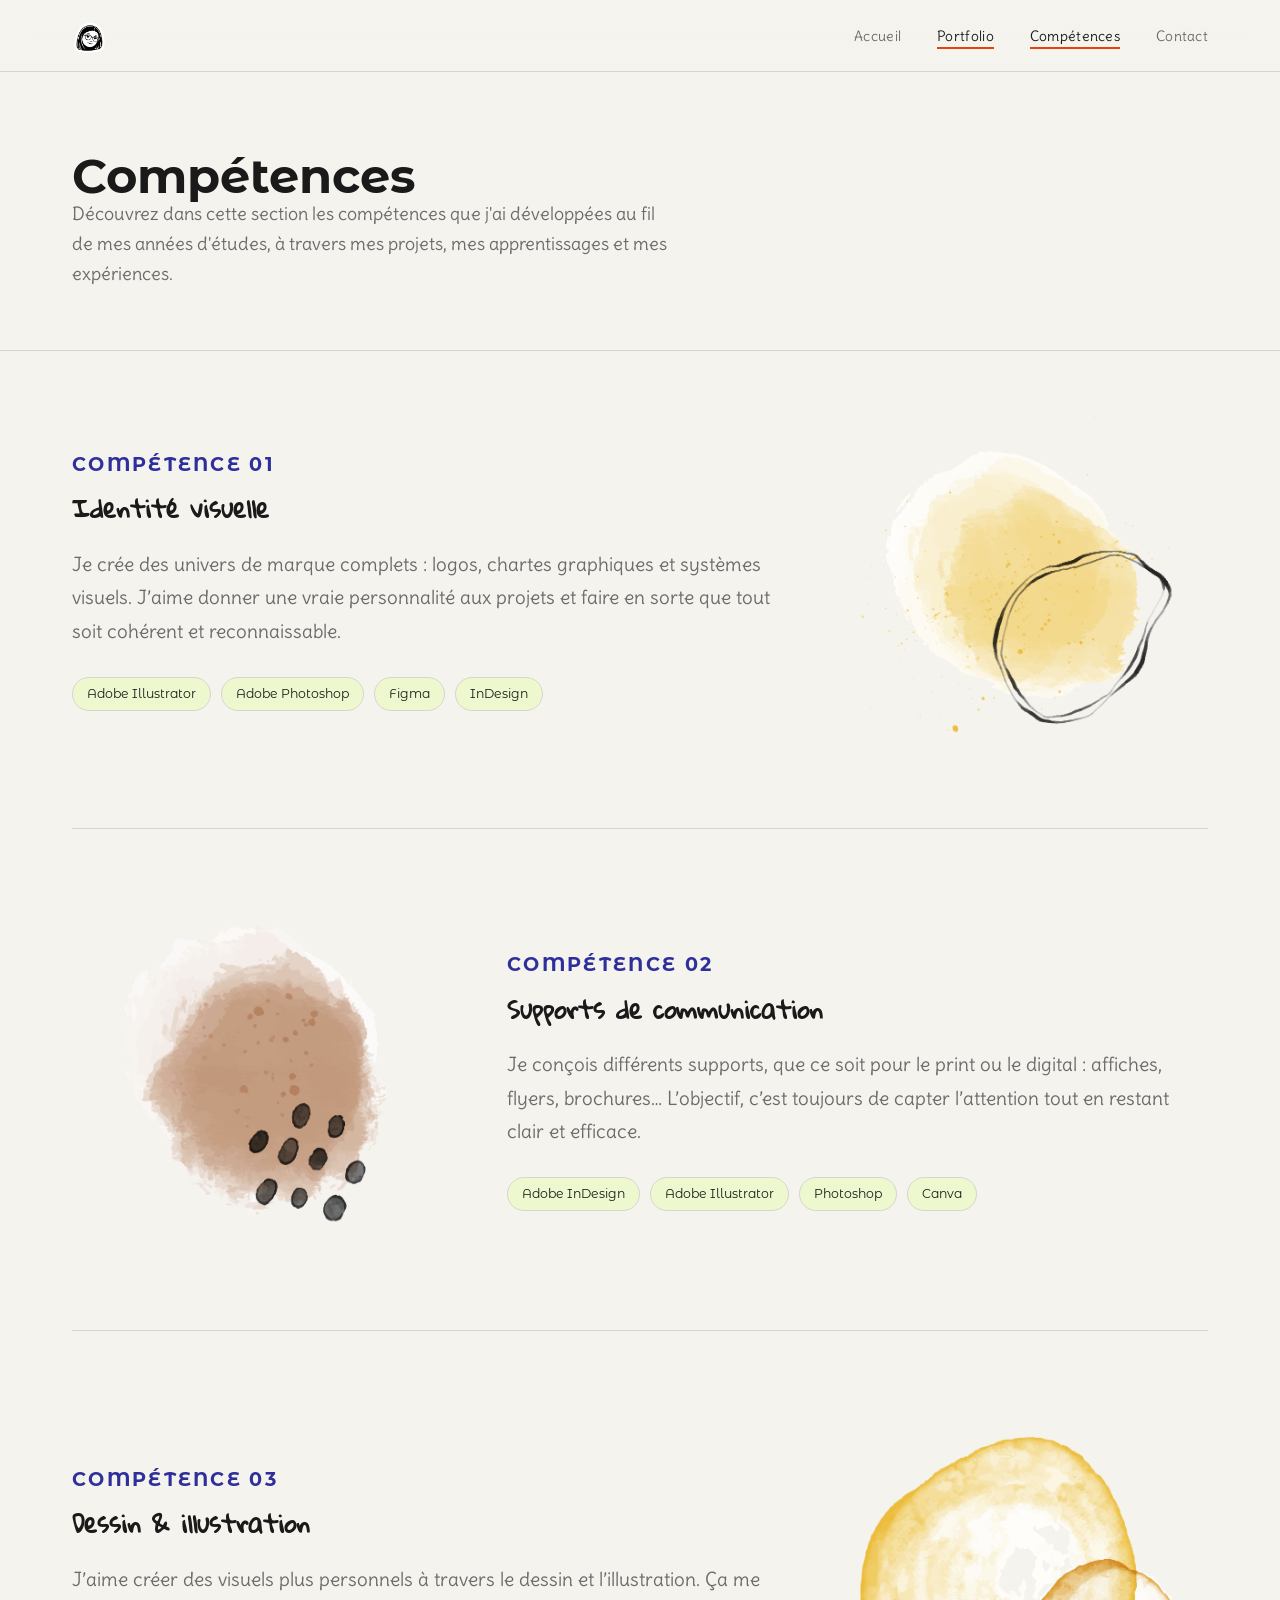
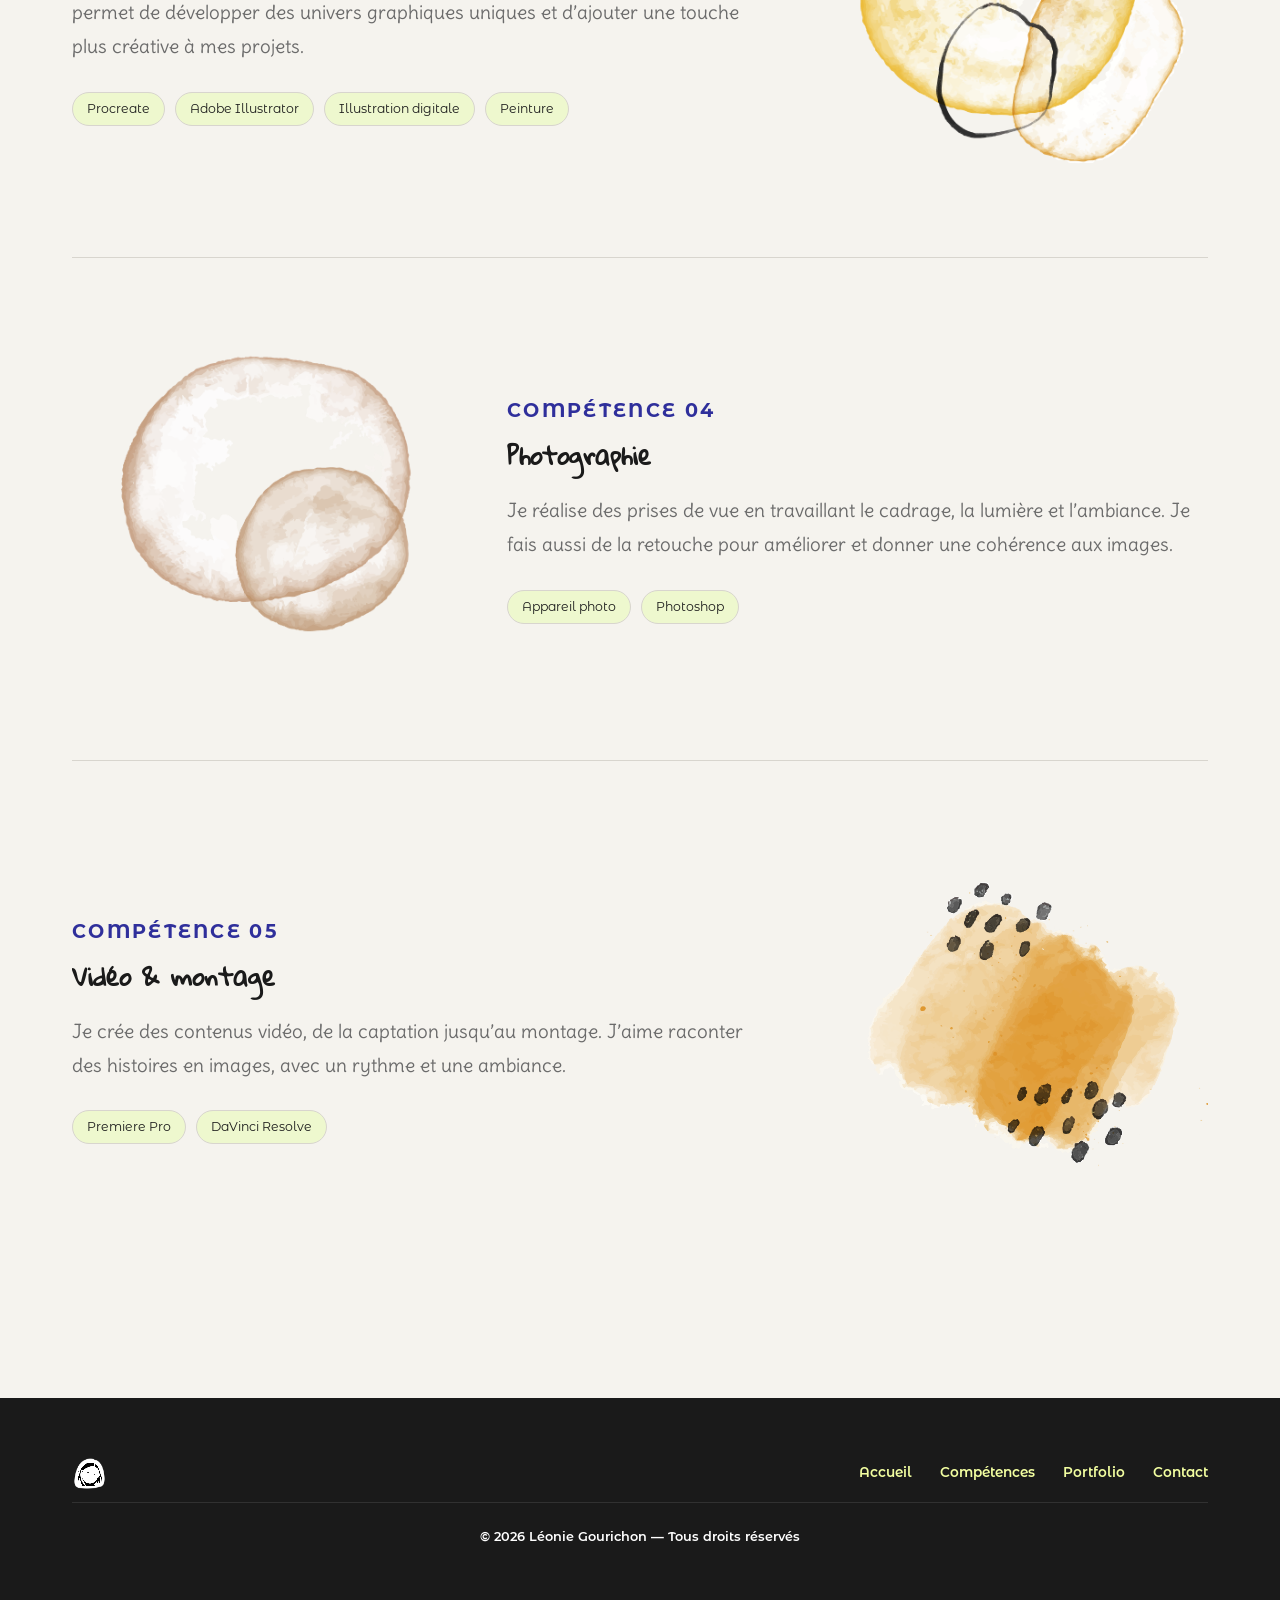
<file: pages/competences.html>
<!DOCTYPE html>
<html lang="fr">
<head>
  <meta charset="UTF-8" />
  <meta name="viewport" content="width=device-width, initial-scale=1.0" />
  <title>Portfolio — Léonie</title>
  <meta name="description" content="Découvrez les projets de design graphique de Léonie Gourichon : affiches, photographies, vidéos, identités visuelles." />
  <link rel="stylesheet" href="../css/style.css" />
  <link rel="stylesheet" href="../css/pages.css" />
  <link rel="preconnect" href="https://fonts.googleapis.com">
<link rel="preconnect" href="https://fonts.gstatic.com" crossorigin>
<link href="https://fonts.googleapis.com/css2?family=Delius&family=Gloria+Hallelujah&family=Montserrat+Alternates:ital,wght@0,100;0,200;0,300;0,400;0,500;0,600;0,700;0,800;0,900;1,100;1,200;1,300;1,400;1,500;1,600;1,700;1,800;1,900&display=swap" rel="stylesheet">
</head>
<body>

  <!-- ===== NAVBAR ===== -->
  <nav class="navbar">
    <div class="container">
      <a href="../index.html" class="nav-logo">
        <img src="../assets/logo-01.png" alt="Léonie Gourichon logo" />
      </a>
      <ul class="nav-links">
        <li><a href="../index.html">Accueil</a></li>
        <li><a href="portfolio.html" class="active">Portfolio</a></li>
        <li><a href="competences.html">Compétences</a></li>
        <li><a href="contact.html">Contact</a></li>
      </ul>
      <button class="nav-burger" aria-label="Menu">
        <span></span><span></span><span></span>
      </button>
    </div>
  </nav>

  <!-- ===== PAGE HEADER ===== -->
  <header class="page-header">
    <div class="container">
      <h1>Compétences</h1>
      <p>Découvrez dans cette section les compétences que j'ai développées au fil de mes années d'études, à travers mes projets, mes apprentissages et mes expériences.</p>
    </div>
  </header>

  <!-- ===== COMPÉTENCES ===== -->
  <section class="competences-section">
    <div class="container">

      <!-- 1. Identité visuelle -->
      <div class="competence-block reveal">
        <div class="competence-content">
          <p class="section-label">Compétence 01</p>
          <h2>Identité visuelle</h2>
          <p>
            Je crée des univers de marque complets : logos, chartes graphiques et systèmes visuels. 
            J’aime donner une vraie personnalité aux projets et faire en sorte que tout soit cohérent et reconnaissable.
          </p>
          <div class="tools-list">
            <span class="tool-tag">Adobe Illustrator</span>
            <span class="tool-tag">Adobe Photoshop</span>
            <span class="tool-tag">Figma</span>
            <span class="tool-tag">InDesign</span>
          </div>
        </div>
        <div class="competence-img">
          <img
            src="./../assets/tache-02.png"
            alt="Identité visuelle"
          />
        </div>
      </div>

      <!-- 2. Supports de communication -->
      <div class="competence-block reverse reveal">
        <div class="competence-content">
          <p class="section-label">Compétence 02</p>
          <h2>Supports de communication</h2>
          <p>
            Je conçois différents supports, que ce soit pour le print ou le digital : affiches, flyers, brochures… 
            L’objectif, c’est toujours de capter l’attention tout en restant clair et efficace.
          </p>
          <div class="tools-list">
            <span class="tool-tag">Adobe InDesign</span>
            <span class="tool-tag">Adobe Illustrator</span>
            <span class="tool-tag">Photoshop</span>
            <span class="tool-tag">Canva</span>
          </div>
        </div>
        <div class="competence-img">
          <img
            src="./../assets/tache_Logo.png"
            alt="Supports de communication"
          />
        </div>
      </div>

      <!-- 3. UI/UX Design -->
      <div class="competence-block reveal">
        <div class="competence-content">
          <p class="section-label">Compétence 03</p>
          <h2>Dessin & illustration</h2>
          <p>
            J’aime créer des visuels plus personnels à travers le dessin et l’illustration. 
            Ça me permet de développer des univers graphiques uniques et d’ajouter une touche plus créative à mes projets.
          </p>
          <div class="tools-list">
            <span class="tool-tag">Procreate</span>
            <span class="tool-tag">Adobe Illustrator</span>
            <span class="tool-tag">Illustration digitale</span>
            <span class="tool-tag">Peinture</span>
          </div>
        </div>
        <div class="competence-img">
          <img
            src="./../assets/tache-03.png"
            alt="UI / UX Design"
          />
        </div>
      </div>

      <!-- 4. Motion design -->
      <div class="competence-block reverse reveal">
        <div class="competence-content">
          <p class="section-label">Compétence 04</p>
          <h2>Photographie</h2>
          <p>
            Je réalise des prises de vue en travaillant le cadrage, la lumière et l’ambiance. 
            Je fais aussi de la retouche pour améliorer et donner une cohérence aux images.
          </p>
          <div class="tools-list">
            <span class="tool-tag">Appareil photo</span>
            <span class="tool-tag">Photoshop</span>
          </div>
        </div>
        <div class="competence-img">
          <img
            src="./../assets/tache_Logo copie.png"
            alt="Motion design"
          />
        </div>
      </div>

          <!-- 3. UI/UX Design -->
      <div class="competence-block reveal">
        <div class="competence-content">
          <p class="section-label">Compétence 05</p>
          <h2>Vidéo & montage</h2>
          <p>
            Je crée des contenus vidéo, de la captation jusqu’au montage. 
            J’aime raconter des histoires en images, avec un rythme et une ambiance.
          </p>
          <div class="tools-list">
            <span class="tool-tag">Premiere Pro</span>
            <span class="tool-tag">DaVinci Resolve</span>

          </div>
        </div>
        <div class="competence-img">
          <img
            src="./../assets/tache-04.png"
            alt="UI / UX Design"
          />
        </div>
      </div>

    </div>
  </section>



  <!-- ===== FOOTER ===== -->
  <footer class="footer">
    <div class="container">
      <div class="footer-inner">
        <a href="./../index.html" class="footer-logo">
          <img src="./../assets/logo-01.png" alt="Logo Léonie Gourichon" />
        </a>
        <nav class="footer-links">
          <a href="./../index.html">Accueil</a>
          <a href="./pages/competences.html">Compétences</a>
          <a href="./pages/portfolio.html">Portfolio</a>
          <a href="./pages/contact.html">Contact</a>
        </nav>
      </div>
      <p class="footer-copy">© 2026 Léonie Gourichon — Tous droits réservés</p>
    </div>
  </footer>

  <script src="./../js/main.js"></script>
</body>
</html>
</file>
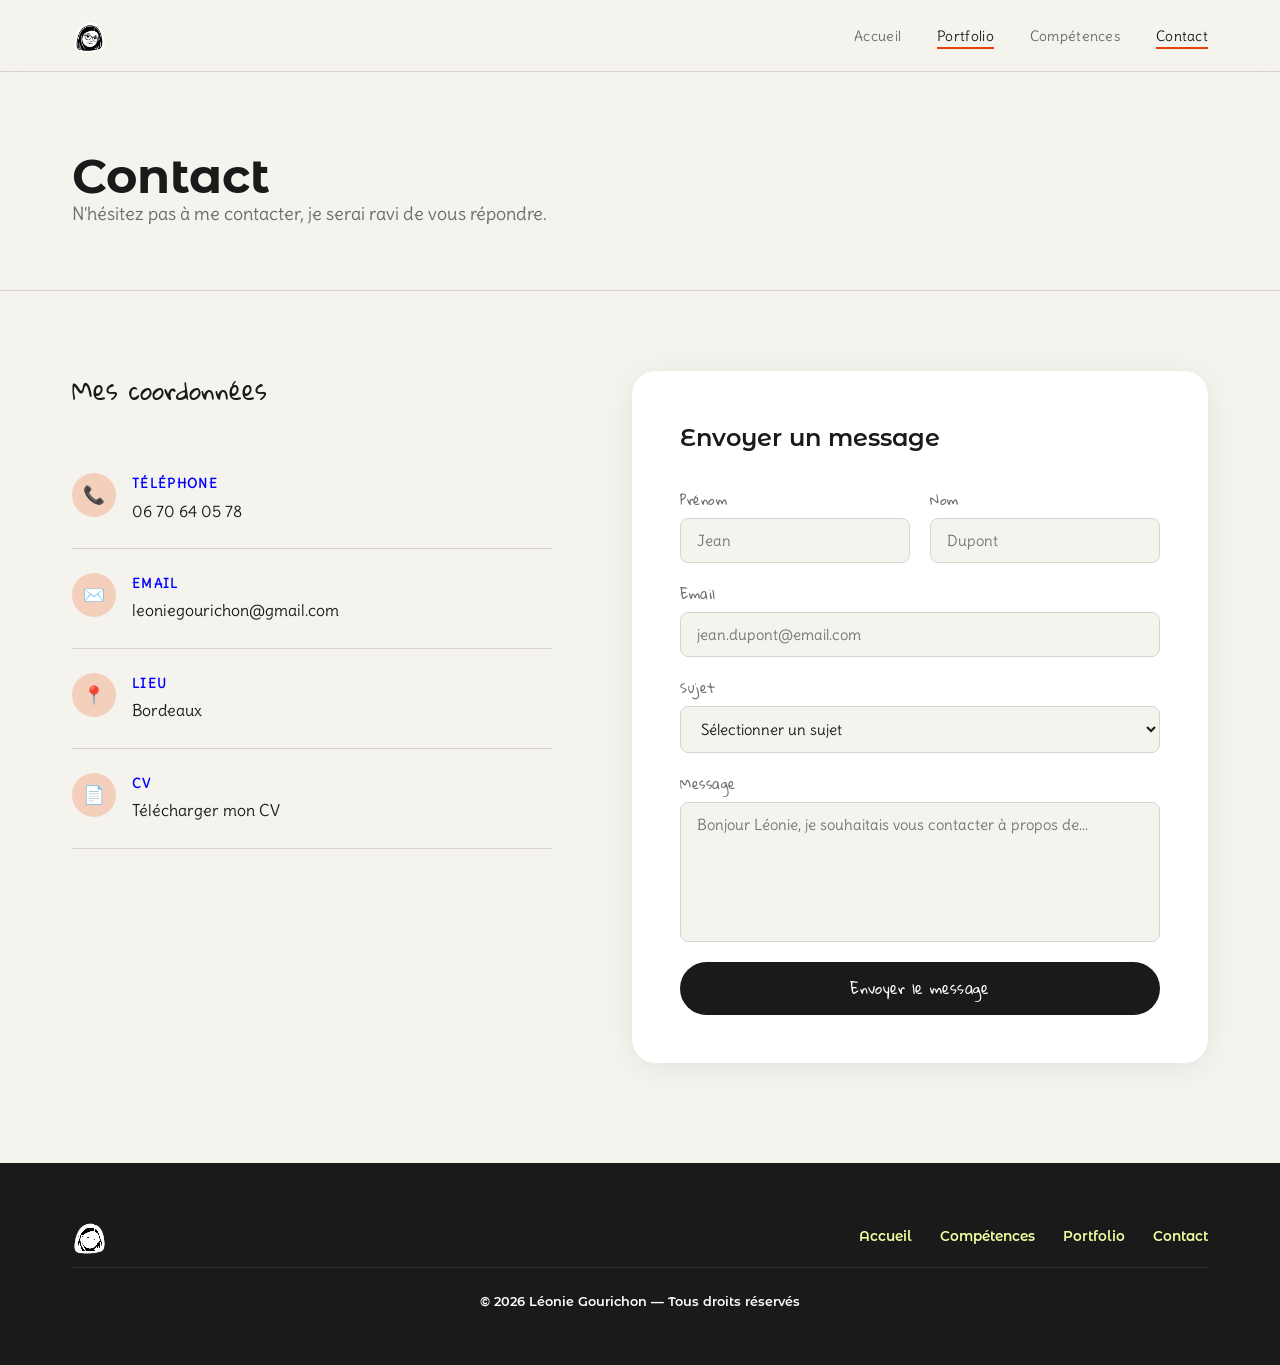
<file: pages/contact.html>
<!DOCTYPE html>
<html lang="fr">
<head>
  <meta charset="UTF-8" />
  <meta name="viewport" content="width=device-width, initial-scale=1.0" />
  <title>Portfolio — Léonie</title>
  <meta name="description" content="Découvrez les projets de design graphique de Léonie Gourichon : affiches, photographies, vidéos, identités visuelles." />
  <link rel="stylesheet" href="../css/style.css" />
  <link rel="stylesheet" href="../css/pages.css" />
  <link rel="preconnect" href="https://fonts.googleapis.com">
<link rel="preconnect" href="https://fonts.gstatic.com" crossorigin>
<link href="https://fonts.googleapis.com/css2?family=Delius&family=Gloria+Hallelujah&family=Montserrat+Alternates:ital,wght@0,100;0,200;0,300;0,400;0,500;0,600;0,700;0,800;0,900;1,100;1,200;1,300;1,400;1,500;1,600;1,700;1,800;1,900&display=swap" rel="stylesheet">
</head>
<body>

  <!-- ===== NAVBAR ===== -->
  <nav class="navbar">
    <div class="container">
      <a href="../index.html" class="nav-logo">
        <img src="../assets/logo-01.png" alt="Léonie Gourichon logo" />
      </a>
      <ul class="nav-links">
        <li><a href="../index.html">Accueil</a></li>
        <li><a href="portfolio.html" class="active">Portfolio</a></li>
        <li><a href="competences.html">Compétences</a></li>
        <li><a href="contact.html">Contact</a></li>
      </ul>
      <button class="nav-burger" aria-label="Menu">
        <span></span><span></span><span></span>
      </button>
    </div>
  </nav>

  <!-- ===== PAGE HEADER ===== -->
  <header class="page-header">
    <div class="container">
      <h1>Contact</h1>
      <p>N'hésitez pas à me contacter, je serai ravi de vous répondre.</p>
    </div>
  </header>

  <!-- ===== CONTACT ===== -->
  <section class="contact-page-section">
    <div class="container">
      <div class="contact-page-inner">

        <!-- Infos -->
        <div class="contact-details reveal">
          <h2>Mes coordonnées</h2>

          <div class="contact-detail-item">
            <div class="contact-detail-icon">📞</div>
            <div class="contact-detail-text">
              <h5>Téléphone</h5>
              <a href="tel:0603017155">06 70 64 05 78</a>
            </div>
          </div>

          <div class="contact-detail-item">
            <div class="contact-detail-icon">✉️</div>
            <div class="contact-detail-text">
              <h5>Email</h5>
              <a href="mailto:antoine.authier1608@gmail.com">leoniegourichon@gmail.com</a>
            </div>
          </div>

          <div class="contact-detail-item">
            <div class="contact-detail-icon">📍</div>
            <div class="contact-detail-text">
              <h5>Lieu</h5>
              <p>Bordeaux</p>
            </div>
          </div>

          <div class="contact-detail-item">
            <div class="contact-detail-icon">📄</div>
            <div class="contact-detail-text">
              <h5>CV</h5>
              <a
                href="./../assets/cv-01.jpg"
                target="_blank"
                rel="noopener"
              >
                Télécharger mon CV
              </a>
            </div>
          </div>
        </div>

       <!-- Formulaire -->
<div class="contact-form-wrap reveal">
  <h3>Envoyer un message</h3>

  <form action="https://formspree.io/f/xnjovlwr" method="POST" class="contact-form">

    <div class="form-row">
      <div class="form-group">
        <label for="prenom">Prénom</label>
        <input type="text" id="prenom" name="prenom" placeholder="Jean" required />
      </div>
      <div class="form-group">
        <label for="nom">Nom</label>
        <input type="text" id="nom" name="nom" placeholder="Dupont" required />
      </div>
    </div>

    <div class="form-group">
      <label for="email">Email</label>
      <input type="email" id="email" name="email" placeholder="jean.dupont@email.com" required />
    </div>

    <div class="form-group">
      <label for="sujet">Sujet</label>
      <select id="sujet" name="sujet">
        <option value="">Sélectionner un sujet</option>
        <option value="stage">Proposition d'alternance</option>
        <option value="freelance">Mission freelance</option>
        <option value="autre">Autre</option>
      </select>
    </div>

    <div class="form-group">
      <label for="message">Message</label>
      <textarea id="message" name="message" placeholder="Bonjour Léonie, je souhaitais vous contacter à propos de..." required></textarea>
    </div>

    <!-- option bonus -->
    <input type="hidden" name="_subject" value="Nouveau message depuis ton portfolio">

    <button type="submit" class="btn btn-primary" style="width: 100%; justify-content: center;">
      Envoyer le message
    </button>

  </form>
      </div>  <!-- ferme .contact-form-wrap -->

    </div>  <!-- ferme .contact-page-inner -->
  </div>    <!-- ferme .container -->
</section>  <!-- ferme .contact-page-section -->

  <!-- ===== FOOTER ===== -->
  <footer class="footer">
    <div class="container">
      <div class="footer-inner">
        <a href="./../index.html" class="footer-logo">
          <img src="./../assets/logo-01.png" alt="Logo Léonie Gourichon" />
        </a>
        <nav class="footer-links">
          <a href="./../index.html">Accueil</a>
          <a href="./competences.html">Compétences</a>
          <a href="./portfolio.html">Portfolio</a>
          <a href="./contact.html">Contact</a>
        </nav>
      </div>
      <p class="footer-copy">© 2026 Léonie Gourichon — Tous droits réservés</p>
    </div>
  </footer>

  <script src="./../js/main.js"></script>
</body>
</html>
</file>
<file: css/style.css>
/* --- Variables --- */
:root {
  --color-bg: #f5f3ee;
  --color-bg-alt: #eeece6;
  --color-text: #1a1a1a;
  --color-text-muted: #6b6b6b;
  --color-accent: #e8410a;
  --color-accent-soft: #f4cfbc;
  --color-white: #ffffff;
  --color-border: #d8d5ce;

  --font-heading: 'Syne', sans-serif;
  --font-body: 'DM Sans', sans-serif;

  --radius-sm: 8px;
  --radius-md: 16px;
  --radius-lg: 24px;
  --radius-pill: 999px;

  --shadow-card: 0 4px 32px rgba(0,0,0,0.07);
  --shadow-hover: 0 12px 48px rgba(0,0,0,0.13);

  --nav-height: 72px;
  --max-width: 1200px;
  --section-padding: 100px 0;
}

/* --- Reset --- */
*, *::before, *::after { box-sizing: border-box; margin: 0; padding: 0; }
html { scroll-behavior: smooth; }
body {
font-family: "Delius", cursive;
  font-weight: 400;
  font-style: normal; 
  background-color: var(--color-bg);
  color: var(--color-text);
  line-height: 1.6;
  -webkit-font-smoothing: antialiased;
}
img { max-width: 100%; display: block; }
a { text-decoration: none; color: inherit; }
ul { list-style: none; }

/* --- Container --- */
.container {
    font-family: "Montserrat Alternates", sans-serif;
  font-weight: 500;
  font-style: normal;
  max-width: var(--max-width);
  margin: 0 auto;
  padding: 0 32px;
}

/* =============================================
   NAVBAR
   ============================================= */
.navbar {
  position: fixed;
  top: 0; left: 0; right: 0;
  height: var(--nav-height);
  background: rgba(245, 243, 238, 0.92);
  backdrop-filter: blur(12px);
  -webkit-backdrop-filter: blur(12px);
  border-bottom: 1px solid var(--color-border);
  z-index: 100;
  display: flex;
  align-items: center;
}
.navbar .container {
  display: flex;
  align-items: center;
  justify-content: space-between;
  width: 100%;
}
.nav-logo img {
  height: 44px;
  width: auto;
}
.nav-links {
  display: flex;
  gap: 36px;
  align-items: center;
}
.nav-links a {
  font-size: 0.9rem;
  font-family: "Delius", cursive;
  font-weight: 400;
  font-style: normal;  letter-spacing: 0.02em;
  color: var(--color-text-muted);
  transition: color 0.2s;
  position: relative;
}
.nav-links a::after {
  content: '';
  position: absolute;
  bottom: -4px; left: 0;
  width: 0; height: 2px;
  background: var(--color-accent);
  transition: width 0.25s;
}
.nav-links a:hover,
.nav-links a.active { color: var(--color-text); }
.nav-links a:hover::after,
.nav-links a.active::after { width: 100%; }

/* Burger (mobile) */
.nav-burger {
  display: none;
  flex-direction: column;
  gap: 5px;
  cursor: pointer;
  padding: 4px;
  background: none;
  border: none;
}
.nav-burger span {
  display: block;
  width: 24px; height: 2px;
  background: var(--color-text);
  transition: all 0.3s;
}

/* =============================================
   BOUTONS
   ============================================= */
.btn {
  display: inline-flex;
  align-items: center;
  gap: 8px;
 font-family: "Gloria Hallelujah", cursive;
  font-weight: 400;
  font-style: normal;
  font-size: 0.875rem;
  letter-spacing: 0.02em;
  padding: 12px 24px;
  border-radius: var(--radius-pill);
  border: none;
  cursor: pointer;
  transition: all 0.25s;
}
.btn-primary {
  background: var(--color-text);
  color: var(--color-white);
}
.btn-primary:hover {
  background: var(--color-accent);
  transform: translateY(-2px);
}
.btn-outline {
  
  background: transparent;
  color: var(--color-text);
  border: 1.5px solid var(--color-text);
}
.btn-outline:hover {
  background: var(--color-text);
  color: var(--color-white);
  transform: translateY(-2px);
}

/* =============================================
   SECTIONS COMMUNES
   ============================================= */
section { padding: var(--section-padding); }

.section-label {
 font-family: "Montserrat Alternates", sans-serif;
  font-weight: 700;
  font-style: normal;  font-size: 0.75rem;
  letter-spacing: 0.12em;
  text-transform: uppercase;
  color: var(--color-accent);
  margin-bottom: 12px;
}
.section-title {
  font-family: "Montserrat Alternates", sans-serif;
  font-weight: 800;
  font-style: normal;
  font-size: clamp(2rem, 4vw, 3.2rem);
  line-height: 1.1;
  margin-bottom: 20px;
}
.section-desc {
  
  font-size: 1.05rem;
  color: var(--color-text-muted);
  max-width: 560px;
  line-height: 1.7;
  margin-bottom: 40px;
}

/* =============================================
   PAGE HEADER (pages intérieures)
   ============================================= */
.page-header {
  padding: calc(var(--nav-height) + 80px) 0 60px;
  border-bottom: 1px solid var(--color-border);
  margin-bottom: -20px;
}
.page-header h1 {
    font-size: 3rem;
  font-family: "Montserrat Alternates", sans-serif;
  font-weight: 9000;
  font-style: normal;
  line-height: 1;
  margin-bottom: 0px;
}
.page-header p {
    font-family: "Delius", cursive;
  font-weight: 400;
  font-style: normal;
  font-size: 1.1rem;
  color: var(--color-text-muted);
  max-width: 600px;
  line-height: 1.7;
}

/* =============================================
   FOOTER
   ============================================= */
.footer {
  background: var(--color-text);
  color: var(--color-white);
  padding: 52px 0;
}
.footer-inner {
  display: flex;
  align-items: center;
  justify-content: space-between;
  flex-wrap: wrap;
  gap: 32px;
}
.footer-logo img { height: 44px; filter: brightness(10); }
.footer-links {
  display: flex;
  gap: 28px;
  flex-wrap: wrap;
}
.footer-links a {
 font-family: "Montserrat Alternates", sans-serif;
  font-weight: 600;
  font-style: normal;
  font-size: 0.85rem;
  color: rgb(242, 254, 160);
  transition: color 0.2s;
}
.footer-links a:hover { color: var(--color-white); }
.footer-copy {
  font-size: 0.8rem;
 font-family: "Montserrat Alternates", sans-serif;
  font-weight: 600;
  font-style: normal;
  color: rgb(255, 255, 255);
  width: 100%;
  text-align: center;
  padding-top: 24px;
  border-top: 1px solid rgba(255,255,255,0.1);
  margin-top: 8px;
}

/* =============================================
   SCROLLBAR
   ============================================= */
::-webkit-scrollbar { width: 6px; }
::-webkit-scrollbar-track { background: var(--color-bg); }
::-webkit-scrollbar-thumb { background: var(--color-border); border-radius: 3px; }
::-webkit-scrollbar-thumb:hover { background: var(--color-text-muted); }

/* =============================================
   ANIMATIONS
   ============================================= */
@keyframes fadeUp {
  from { opacity: 0; transform: translateY(28px); }
  to   { opacity: 1; transform: translateY(0); }
}
@keyframes fadeIn {
  from { opacity: 0; }
  to   { opacity: 1; }
}
@keyframes scrollLeft {
  from { transform: translateX(0); }
  to   { transform: translateX(-50%); }
}

.reveal {
  opacity: 0;
  transform: translateY(28px);
  transition: opacity 0.6s ease, transform 0.6s ease;
}
.reveal.visible {
  opacity: 1;
  transform: translateY(0);
}

/* =============================================
   RESPONSIVE
   ============================================= */
@media (max-width: 768px) {
  :root { --section-padding: 64px 0; }
  .container { padding: 0 20px; }

  .nav-links {
    display: none;
    position: absolute;
    top: var(--nav-height);
    left: 0; right: 0;
    background: var(--color-bg);
    flex-direction: column;
    padding: 24px 20px;
    gap: 20px;
    border-bottom: 1px solid var(--color-border);
  }
  .nav-links.open { display: flex; }
  .nav-burger { display: flex; }

  .footer-inner { flex-direction: column; align-items: flex-start; }
}
</file>
<file: css/pages.css>
/* =============================================
   PORTFOLIO PAGE — portfolio.html
   ============================================= */

.portfolio-grid {
  display: grid;
  grid-template-columns: repeat(3, 1fr);
  gap: 24px;
}

.portfolio-grid .project-card:nth-child(1) {
  grid-column: span 2;
}

.project-card-tag {
  font-family: "Gloria Hallelujah", cursive;
  font-weight: 400;
  font-style: normal;
  font-size: 0.72rem;
  letter-spacing: 0.1em;
  text-transform: uppercase;
  color: var(--color-accent);
  margin-bottom: 8px;
    margin-top: 8px;
}

.project-card-img-wrap {
  position: relative;
  overflow: hidden;
}
.project-card-img-wrap img {
  width: 100%;
  aspect-ratio: 4/3;
  object-fit: cover;
  transition: transform 0.5s ease;
}
.project-card:hover .project-card-img-wrap img {
  transform: scale(1.05);
}
.project-card-overlay {
  position: absolute;
  inset: 0;
  background: rgba(26, 26, 26, 0);
  display: flex;
  align-items: center;
  justify-content: center;
  transition: background 0.3s;
}
.project-card:hover .project-card-overlay {
  background: rgba(26, 26, 26, 0.35);
}
.overlay-icon {
  width: 48px; height: 48px;
  background: var(--color-white);
  border-radius: 50%;
  display: flex;
  align-items: center;
  justify-content: center;
  font-size: 1.2rem;
  opacity: 0;
  transform: scale(0.7);
  transition: opacity 0.3s, transform 0.3s;
}
.project-card:hover .overlay-icon {
  opacity: 1;
  transform: scale(1);
}

.portfolio-filters {
  font-family: "Montserrat Alternates", sans-serif;
  display: flex;
  gap: 12px;
  flex-wrap: wrap;
  margin-bottom: 20px;
  padding-top: 0px; /* ← remplace le padding-top:0 de la section */
}
.filter-btn {
  font-family: "Montserrat Alternates", sans-serif;
  font-size: 0.82rem;
  font-weight: 600;
  letter-spacing: 0.04em;
  padding: 8px 18px;
  border-radius: var(--radius-pill);
  border: 1.5px solid var(--color-border);
  background: transparent;
  color: var(--color-text-muted);
  cursor: pointer;
  transition: all 0.2s;
}
.filter-btn:hover,
.filter-btn.active {
  background: var(--color-text);
  color: var(--color-white);
  border-color: var(--color-text);
}

/* =============================================
   COMPÉTENCES PAGE — competences.html
   ============================================= */

.competences-section {
  padding-top: 0; /* annule le padding-top hérité de section{} dans style.css */
}
.competence-block {
  display: grid;
  grid-template-columns: 1fr clamp(120px, 30vw, 420px); /* image rétrécit avec l'écran */
  gap: clamp(16px, 4vw, 64px);
  align-items: center;
  padding: 64px 0;
  border-bottom: 1px solid var(--color-border);
}
.competence-block:last-of-type { border-bottom: none; }
.competence-block.reverse { direction: rtl; }
.competence-block.reverse > * { direction: ltr; }

.competence-content .section-label { 
    color: rgb(47, 47, 155);
  margin-bottom: 8px; 
  font-family: "Montserrat Alternates", sans-serif;
  font-weight: bold;
  font-style: normal;
}
.competence-content h2 {
  font-family: "Gloria Hallelujah", cursive;
  font-weight: thin;
  font-style: normal;
  margin-bottom: 20px;
}

.competence-content p {
    font-family: "Delius", cursive;
  font-weight: 400;
  font-style: normal;
  font-size: 1.2rem;
  color: var(--color-text-muted);
  line-height: 1.75;
  margin-bottom: 28px;
}
.tools-list {
  display: flex;
  flex-wrap: wrap;
  gap: 10px;
}
.tool-tag {
    font-family: "Montserrat Alternates", sans-serif;
  font-weight: 400;
  font-style: normal;
  font-size: 0.78rem;
  padding: 6px 14px;
  border-radius: var(--radius-pill);
  background-color:rgb(238, 248, 206);
  border: 1px solid var(--color-border);
}
.competence-img {
  border-radius: var(--radius-lg);
  overflow: hidden;
  width: 100%;
}
.competence-img img {
  width: 100%;
  object-fit: cover;
}

/* =============================================
   CONTACT PAGE — contact.html
   ============================================= */
.contact-page-section { }
.contact-page-inner {
  display: grid;
  grid-template-columns: 1fr 1.2fr;
  gap: 80px;
}
.contact-details { }
.contact-details h2 {
  font-family: "Gloria Hallelujah", cursive;
  font-weight: 400;
  font-style: normal;
  margin-bottom: 40px;
}
.contact-detail-item {
  display: flex;
  align-items: flex-start;
  gap: 16px;
  padding: 24px 0;
  border-bottom: 1px solid var(--color-border);
}
.contact-detail-icon {
  width: 44px; height: 44px;
  background: var(--color-accent-soft);
  border-radius: 50%;
  display: flex; align-items: center; justify-content: center;
  font-size: 1.1rem;
  flex-shrink: 0;
}
.contact-detail-text h5 {
  font-family: "Delius", cursive;
  font-weight: bold;
  font-style: normal;
  letter-spacing: 0.1em;
  text-transform: uppercase;
  color:blue;
  margin-bottom: 4px;
}
.contact-detail-text p, .contact-detail-text a {
  font-size: 1rem;
  font-family: "Delius", cursive;
  font-weight: 400;
  font-style: normal;  transition: color 0.2s;
}
.contact-detail-text a:hover { color: var(--color-accent); }

/* Form */
.contact-form-wrap {
  background: var(--color-white);
  border-radius: var(--radius-lg);
  padding: 48px;
  box-shadow: var(--shadow-card);
}
.contact-form-wrap h3 {
font-family: "Montserrat Alternates", sans-serif;
  font-weight: 600;
  font-style: normal;  font-size: 1.5rem;
  margin-bottom: 32px;
}
.form-row {
  display: grid;
  grid-template-columns: 1fr 1fr;
  gap: 20px;
}
.form-group {
  display: flex;
  flex-direction: column;
  gap: 8px;
  margin-bottom: 20px;
}
.form-group label {
 font-family: "Gloria Hallelujah", cursive;
  font-weight: 400;
  font-style: normal;  
  font-size: 0.82rem;
  color: var(--color-text-muted);
  letter-spacing: 0.04em;
}
.form-group input,
.form-group textarea,
.form-group select {
  font-family: "Delius", cursive;
  font-weight: 400;
  font-style: normal;  font-size: 0.95rem;
  padding: 12px 16px;
  border-radius: var(--radius-sm);
  border: 1.5px solid var(--color-border);
  background: var(--color-bg);
  color: var(--color-text);
  transition: border-color 0.2s;
  outline: none;
  resize: none;
  width: 100%;
}
.form-group input:focus,
.form-group textarea:focus,
.form-group select:focus {
  border-color: var(--color-accent);
}
.form-group textarea { min-height: 140px; 
}


/* =============================================
   RESPONSIVE PAGES INTÉRIEURES
   ============================================= */
@media (max-width: 900px) {
  .portfolio-grid { grid-template-columns: repeat(2, 1fr); }
  .portfolio-grid .project-card:nth-child(1) { grid-column: span 1; }
  .contact-page-inner { grid-template-columns: 1fr; }
  .contact-form-wrap { padding: 28px 20px; }
  .competence-block { padding: 40px 0; }
}
@media (max-width: 600px) {
  .portfolio-grid { grid-template-columns: 1fr; }
  .form-row { grid-template-columns: 1fr; }
  .competence-block { padding: 32px 0; }
}
</file>
